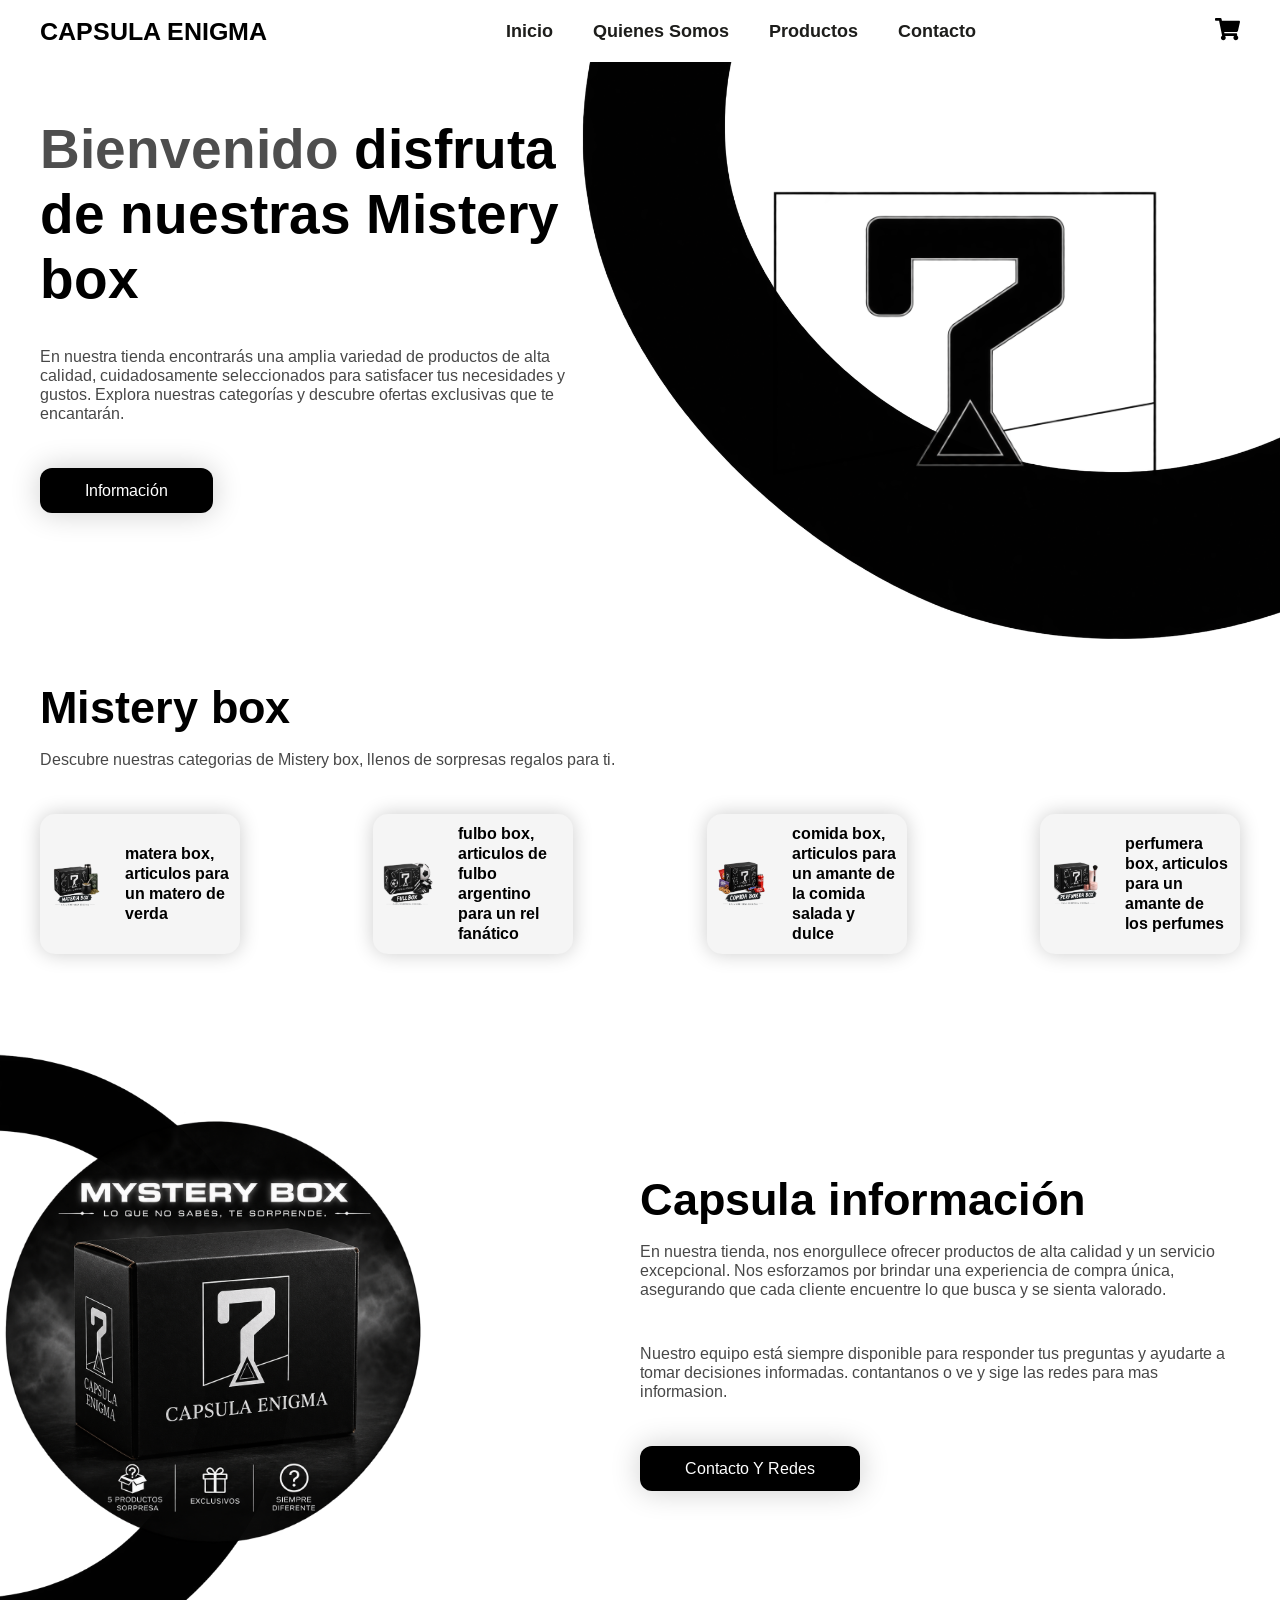
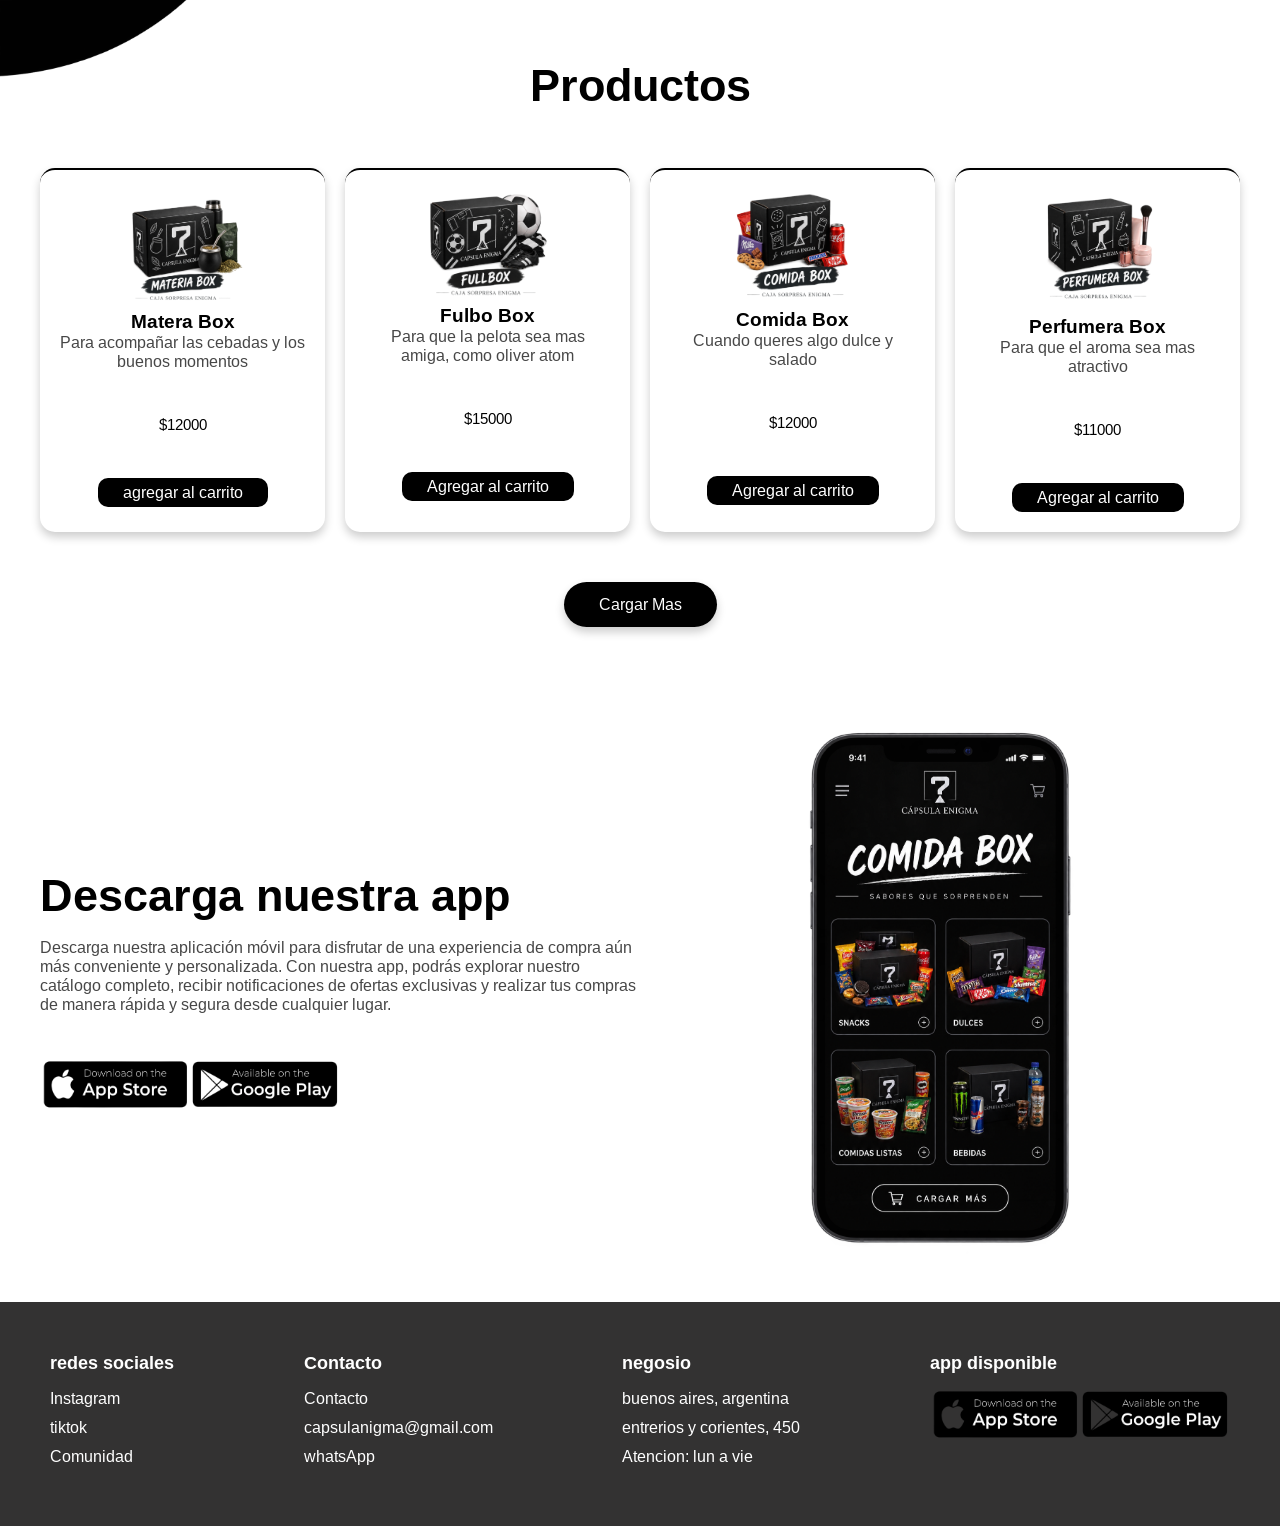
<file: wep-clausula-enima/index.html>
<!DOCTYPE html>
<html lang="es">

<head>
    <meta charset="UTF-8">
    <meta name="viewport" content="width=device-width, initial-scale=1.0">
    <title>Capsula-Enigma.wep</title>
    <link rel="icon" type="images/p1-2.png" href="images/p1-2.png">
    <link rel="stylesheet" href="style.css">

</head>

<body>

    <header class="header">

        <img class="bg" src="images/bg.png" alt="">
        <div class="menu container">
            <a href="#" class="logo">Capsula Enigma</a>
            <input type="checkbox" id="menu">
            <label for="menu">
                <img src="images/menu.png" class="menu.icono" alt="">
            </label>
            <nav class="navbar">
                <ul>
                    <li><a href="index.html">Inicio</a></li>
                    <li><a href="quienes.somos.html">Quienes Somos</a></li>
                    <li><a href="#productos">Productos</a></li>
                    <li><a href="contacto.html">Contacto</a></li>
                </ul>
            </nav>
            <div>
                <ul>
                    <li class="submenu">
                        <img src="images/car-negro.svg" id="img-carrito" alt="carrito">
                        <div id="carrito">
                            <table id="lista-carrito">
                                <thead>
                                    <tr>
                                        <th>Imagen</th>
                                        <th>Nombre</th>
                                        <th>Precio</th>
                                        <th>Cantidad</th>
                                    </tr>
                                </thead>
                                <tbody></tbody>
                            </table>
                            <div id="carrito-total" style="text-align: right; font-weight: bold; padding: 10px; font-size: 1.2rem;">
                                Total: $<span id="val-total">0</span>
                            </div>
                            <a href="#" id="vaciar-carrito" class="btn-3">Vaciar Carrito</a>
                        </div>
                    </li>
                </ul>
            </div>

        </div>

        <div class="header-content container">

            <div class="header-txt">
                <h1> <span>Bienvenido</span> disfruta de nuestras Mistery box</h1>
                <p>
                    En nuestra tienda encontrarás una amplia variedad de productos de alta calidad, cuidadosamente
                    seleccionados para satisfacer tus necesidades y gustos. Explora nuestras categorías y descubre
                    ofertas exclusivas que te encantarán.
                </p>
                <a href="#informacion" class="btn-1">información</a>
            
            </div>
            <div class="header-img">
                <img src="images/p1-1.png" alt="">
            </div>
        </div>

    </header>



    <section class="breakfast container">

        <h2>Mistery box</h2>
        <p>
            Descubre nuestras categorias de Mistery box, llenos de sorpresas regalos para ti.
        </p>

        <div class="breakfast-content">

            <div class="breakfast-1">
                <img src="images/b1.png" alt="">
                <h3>matera box, articulos para un matero de verda</h3>
            </div>
            <div class="breakfast-1">
                <img src="images/b2.png" alt="">
                <h3>fulbo box, articulos de fulbo argentino para un rel fanático</h3>
            </div>
            <div class="breakfast-1">
                <img src="images/b3.png" alt="">
                <h3>comida box, articulos para un amante de la comida salada y dulce</h3>
            </div>
            <div class="breakfast-1">
                <img src="images/b4.png" alt="">
                <h3>perfumera box, articulos para un amante de los perfumes </h3>
            </div>

        </div>
    </section>

    <section class="info" id="informacion">

        <img class="bg-2" src="images/bg-2.png" alt="">
        <div class="info-content container">

            <div class="info-img">
                <img src="images/box.png" alt="">
            </div>

            <div class="info-txt">
                <h2>Capsula información</h2>
                <p>
                    En nuestra tienda, nos enorgullece ofrecer productos de alta calidad y un servicio excepcional. Nos
                    esforzamos por brindar una experiencia de compra única, asegurando que cada cliente encuentre lo que
                    busca y se sienta valorado.
                    

                    <p>Nuestro equipo está siempre disponible para responder tus preguntas y
                    ayudarte a tomar decisiones informadas.
                    contantanos o ve y sige las redes para mas informasion.</p>
                </p>
                <a href="contacto.html" class="btn-1">contacto y redes</a>
            </div>

        </div>
    </section>

    <main class="products container">

        <h2 id="productos">Productos</h2>
        <div class="box-container" id="lista-1">

            <div class="box">
                <img src="images/b1.png" alt="">
                <div class="product-txt">
                    <h3>Matera Box</h3>
                    <p>Para acompañar las cebadas y los buenos momentos</p>
                    <p class="precio">$12000</p>
                    <a href="javascript:void(0)" class="agregar-carrito btn-3" data-id="1">agregar al carrito</a>
                </div>
            </div>

              <div class="box">
                <img src="images/b2.png" alt="">
                <div class="product-txt">
                    <h3>Fulbo Box</h3>
                    <p>Para que la pelota sea mas amiga, como oliver atom</p>
                    <p class="precio">$15000</p>
                    <a href="#" class="agregar-carrito btn-3" data-id="2">Agregar al carrito</a>
                </div>
            </div>

              <div class="box">
                <img src="images/b3.png" alt="">
                <div class="product-txt">
                    <h3>Comida Box</h3>
                    <p>Cuando queres algo dulce y salado</p>
                    <p class="precio">$12000</p>
                    <a href="#" class="agregar-carrito btn-3" data-id="3">Agregar al carrito</a>
                </div>
            </div>

            <div class="box">
                <img src="images/b4.png" alt="">
                <div class="product-txt">
                    <h3>Perfumera Box</h3>
                    <p>Para que el aroma sea mas atractivo</p>
                    <p class="precio">$11000</p>
                    <a href="#" class="agregar-carrito btn-3" data-id="4">Agregar al carrito</a>
                </div>
            </div>

            <div class="box">
                <img src="images/b5.png" alt="">
                <div class="product-txt">
                    <h3>Comida dulce Box</h3>
                    <p>Para cuendo tenes antogo de algo dulce </p>
                    <p class="precio">$10000</p>
                    <a href="#" class="agregar-carrito btn-3" data-id="5">Agregar al carrito</a>
            </div>
            </div>
            <div class="box">
                <img src="images/b6.png" alt="">
                <div class="product-txt">
                    <h3>Comida salada Box</h3>
                    <p>para cuando tenes antogo de algo salado</p>
                    <p class="precio">$13000</p>
                    <a href="#" class="agregar-carrito btn-3" data-id="6">Agregar al carrito</a>
                </div>
            </div>
            <div class="box">
                <img src="images/b7.png" alt="">
                <div class="product-txt">
                    <h3>Navidad Box</h3>
                    <p>Para la temporada navideña, Box navidena sorpresas para comer rico en las fiestas</p>
                    <p class="precio">$17000</p>
                    <a href="#" class="agregar-carrito btn-3" data-id="7">Agregar al carrito</a>
                </div>
            </div>

        </div>

        <div class="btn-2" id="load-more">Cargar Mas</div>

    </main>

    <section class="app container">
        
        <div class="app-txt">
                <h2>Descarga nuestra app</h2>
                <p>
                    Descarga nuestra aplicación móvil para disfrutar de una experiencia de compra aún más conveniente y
                    personalizada. Con nuestra app, podrás explorar nuestro catálogo completo, recibir notificaciones de
                    ofertas exclusivas y realizar tus compras de manera rápida y segura desde cualquier lugar.
                </p>
               <div class="descarga">
                <img src="images/store1.png" alt="">
                <img src="images/store2.png" alt="">
               </div>

            </div>

            <div class="app-img">
                <img src="images/app.png" alt="">
             </div>
           
    </section>

    <footer class="footer">
        <div class="footer-content container">
            <div class="link">
                <h3>redes sociales</h3>
                <ul>
                    <li><a href="https://instagram.com"  target="_blank" rel="noopener">Instagram</a></li>
                    <li><a href="#"  target="_blank" rel="noopener">tiktok</a></li>
                    <li><a href="https://instagram.com"  target="_blank" rel="noopener">Comunidad</a></li>
                </ul>
            </div>
            <div class="link">
                <h3>Contacto</h3>
                <ul>
                    <li><a href="contacto.html">Contacto</a></li>
                    <li><a href="https://mail.google.com/" target="_blank" rel="noopener">capsulanigma@gmail.com</a></li>
                    <li><a href="https://wa.me 11 2251-8663"  target="_blank" rel="noopener">whatsApp</a></li>
                </ul>
            </div>
            <div class="link">
                <h3>negosio</h3>
                <ul>
                    <li><a href="Buenos Aires 880, Bella Vista, Corrientes"  target="_blank" rel="noopener">buenos aires, argentina</a></li>
                    <li><a href="https://www.google.com/maps/place/Corefin/@-34.5524708,-58.6912375,232m/data=!3m1!1e3!4m6!3m5!1s0x95bcbc5337fb0e6f:0x66e9216dc32cb3e5!8m2!3d-34.552471!4d-58.690912!16s%2Fg%2F11f_4rxscp?entry=ttu&g_ep=EgoyMDI2MDkxNi4wIKXMDSoASAFQAw%3D%3D" target="_blank" rel="noopener">entrerios y corientes, 450</a></li>
                    <li><a >Atencion: lun a vie</a></li>
                </ul>
            </div>
               <div class="link">
                <h3>app disponible </h3>
                 <div class="descarga">
                <img src="images/store1.png" alt="">
                <img src="images/store2.png" alt="">
               </div>
            </div>
            
        </div>
    </footer>

    <script src="script.js"></script>
</body>

</html>
</file>
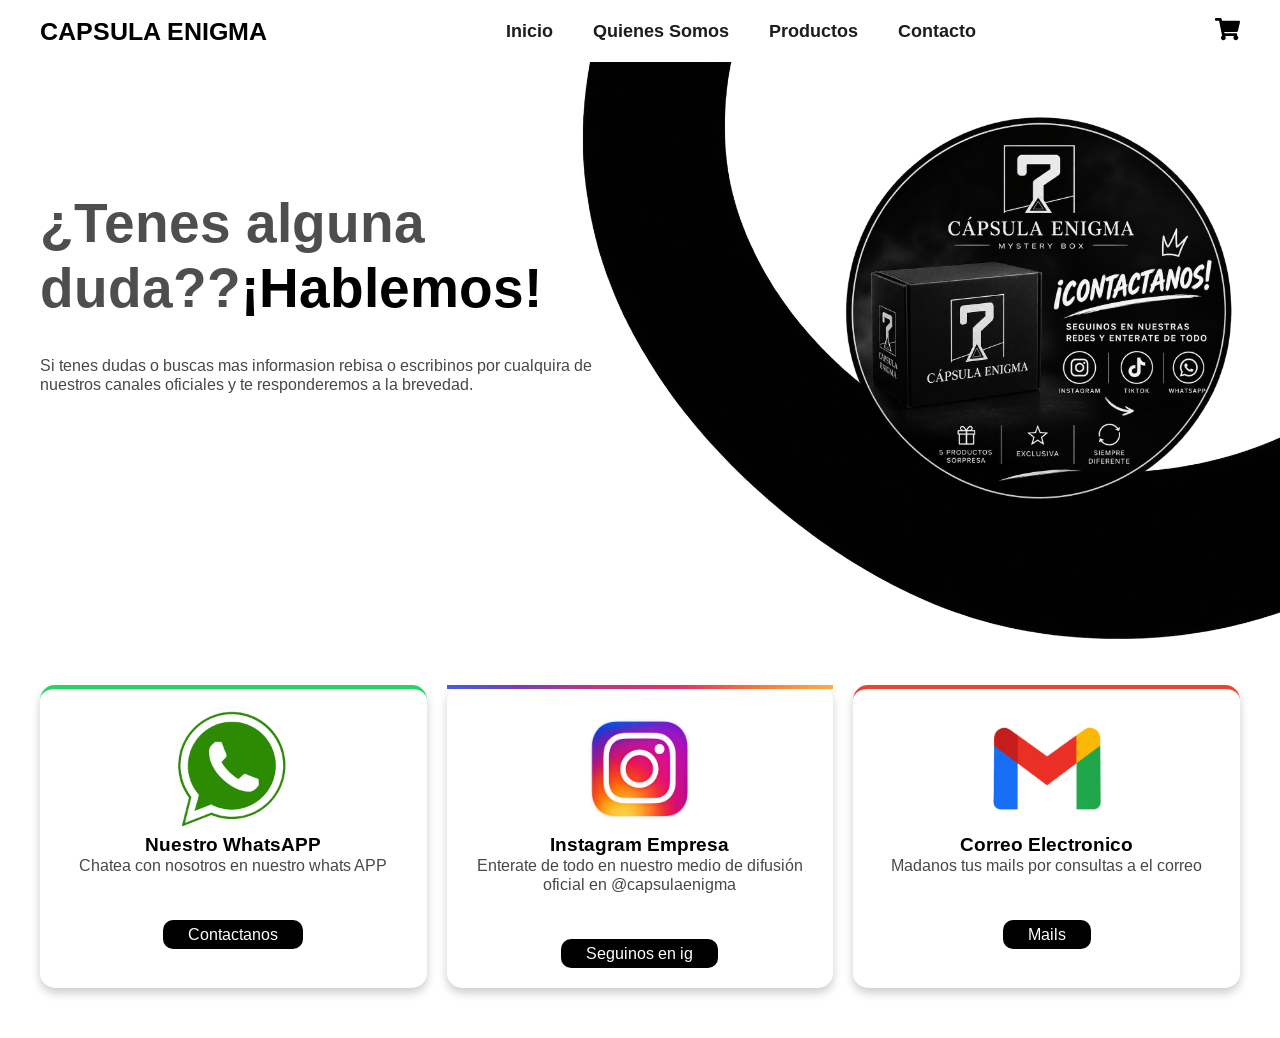
<file: wep-clausula-enima/contacto.html>
<!DOCTYPE html>
<html lang="en">

<head>
    <meta charset="UTF-8">
    <meta name="viewport" content="width=device-width, initial-scale=1.0">
    <title>Document</title>
    <link rel="stylesheet" href="style.css">

</head>

<body>
    <header class="header">

        <img class="bg" src="images/bg.png" alt="">
        <div class="menu container">
            <a href="#" class="logo">Capsula Enigma</a>
            <input type="checkbox" id="menu">
            <label for="menu">
                <img src="images/menu.png" class="menu.icono" alt="">
            </label>
            <nav class="navbar">
                <ul>
                    <li><a href="index.html">Inicio</a></li>
                    <li><a href="quienes.somos.html">Quienes Somos</a></li>
                    <li><a href="index.html#productos">Productos</a></li>
                    <li><a href="contacto.html">Contacto</a></li>
                </ul>
            </nav>
            <div>
                <ul>
                    <li class="submenu">
                        <img src="images/car-negro.svg" id="img-carrito" alt="carrito">
                        <div id="carrito">
                            <table id="lista-carrito">
                                <thead>
                                    <tr>
                                        <th>Imagen</th>
                                        <th>Nombre</th>
                                        <th>Precio</th>
                                        <th>Cantidad</th>
                                    </tr>
                                </thead>
                                <tbody></tbody>
                            </table>
                            <div id="carrito-total"
                                style="text-align: right; font-weight: bold; padding: 10px; font-size: 1.2rem;">
                                Total: $<span id="val-total">0</span>
                            </div>
                            <a href="#" id="vaciar-carrito" class="btn-3">Vaciar Carrito</a>
                        </div>
                    </li>
                </ul>
            </div>

        </div>
        <div class="header-content container">

            <div class="header-txt">
                <h1> <span>¿Tenes alguna duda??</span>¡Hablemos!</h1>
                <p>
                    Si tenes dudas o buscas mas informasion rebisa o escribinos por cualquira de nuestros canales
                    oficiales y te responderemos a la brevedad.
                </p>
            </div>
            <div class="contact-img">
                <a href="#contacto"><img src="images/cont.png"  ></a>
            </div>
        </div>
    </header>
    <main class="products container" id="contacto">

        <div class="box-container">
              <div class="box" id="wha">
                 <img src="images/b8.png" alt="">
                <div class="product-txt">
                    <h3>Nuestro WhatsAPP</h3>
                    <p>Chatea con nosotros en nuestro whats APP</p>
                    <a href="https://web.whatsapp.com/ 11 2251-8663" target="_blank" rel="noopener " class="agregar-carrito btn-3">Contactanos</a>
                </div>
            </div>
            <div class="box" id="ins">
                 <img src="images/b9.png" alt="">
                <div class="product-txt">
                    <h3>Instagram Empresa</h3>
                    <p>Enterate de todo en nuestro medio de difusión oficial en @capsulaenigma</p>
                    <a href="https://instagram.com"  target="_blank" rel="noopener " class="agregar-carrito btn-3">Seguinos en ig</a>
                </div>
            </div>

              <div class="box" id="correo">
                 <img src="images/b10.png" alt="">
                <div class="product-txt">
                    <h3>Correo Electronico</h3>
                    <p>Madanos tus mails por consultas a el correo </p>
                    <a href="https://mail.google.com/" target="_blank" rel="noopener" class="agregar-carrito btn-3" >Mails</a>
                </div>
            </div>

    </main>

</body>

</html>
</file>
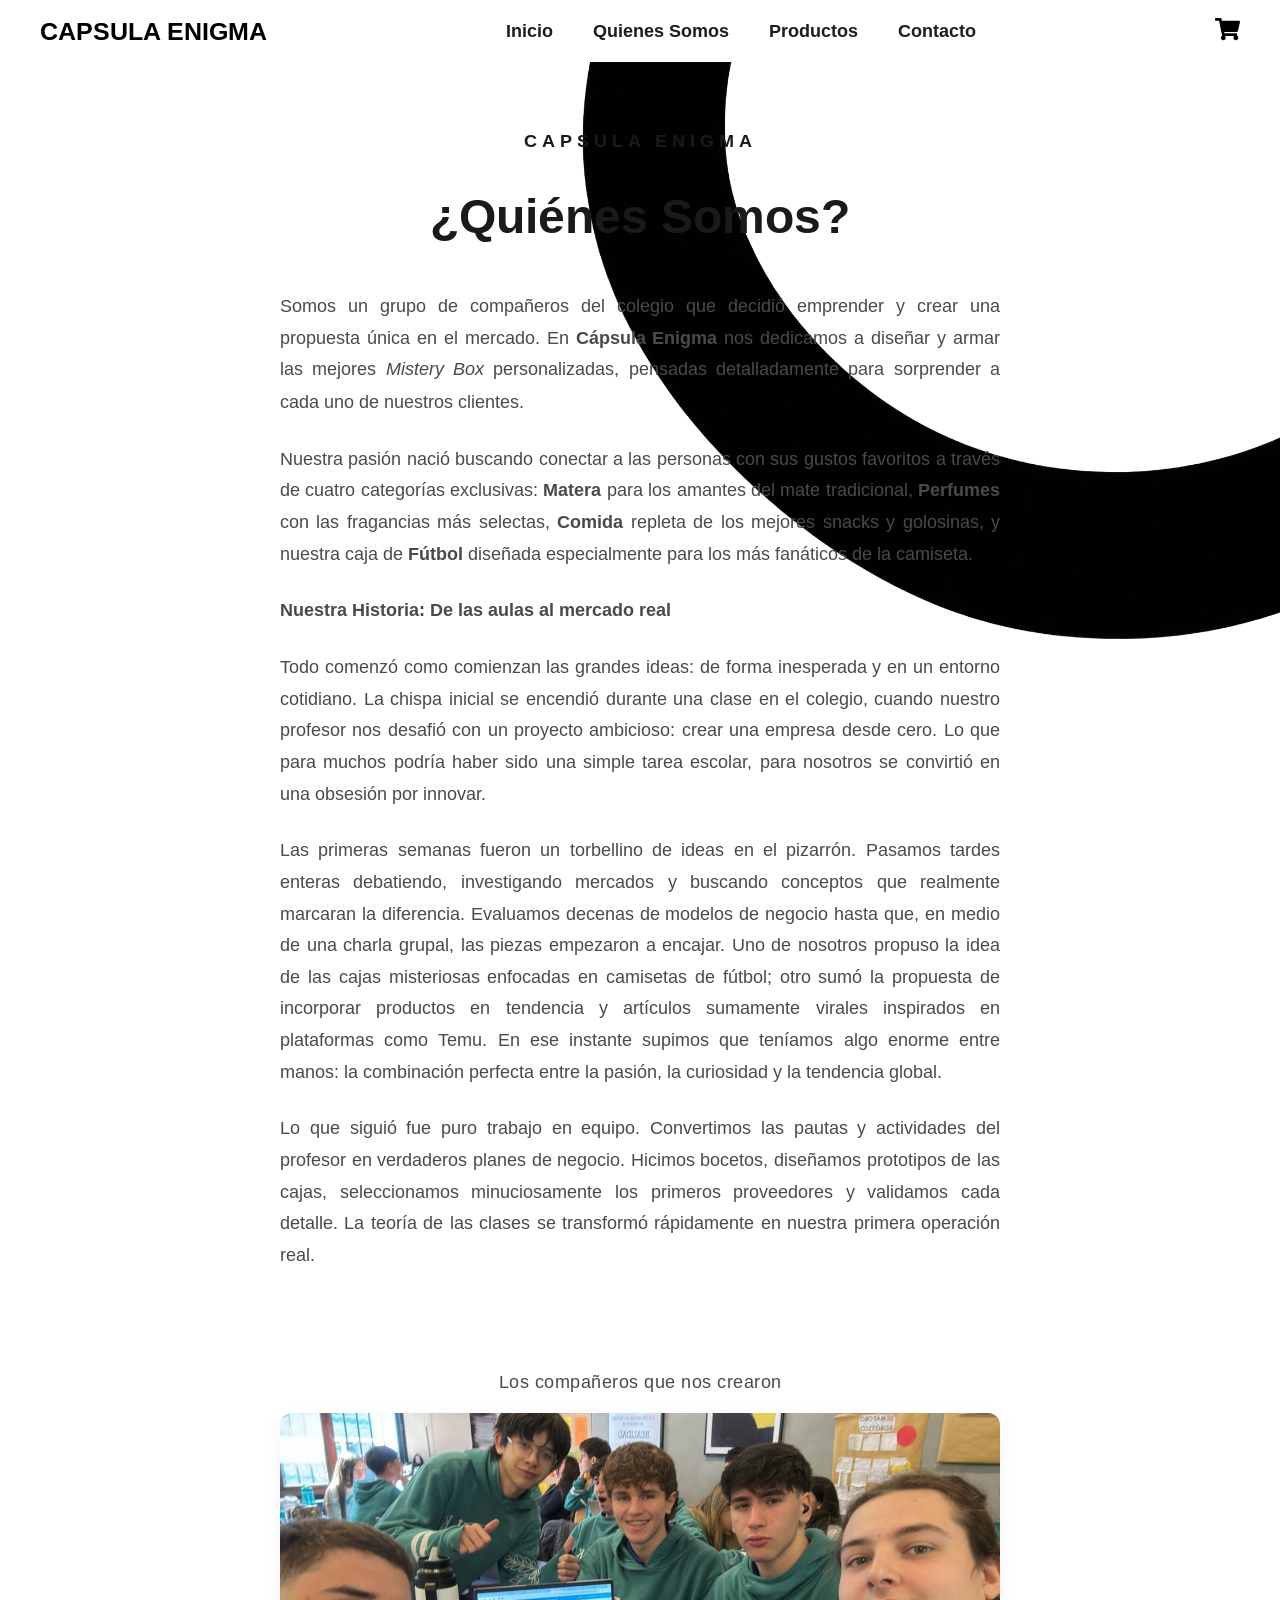
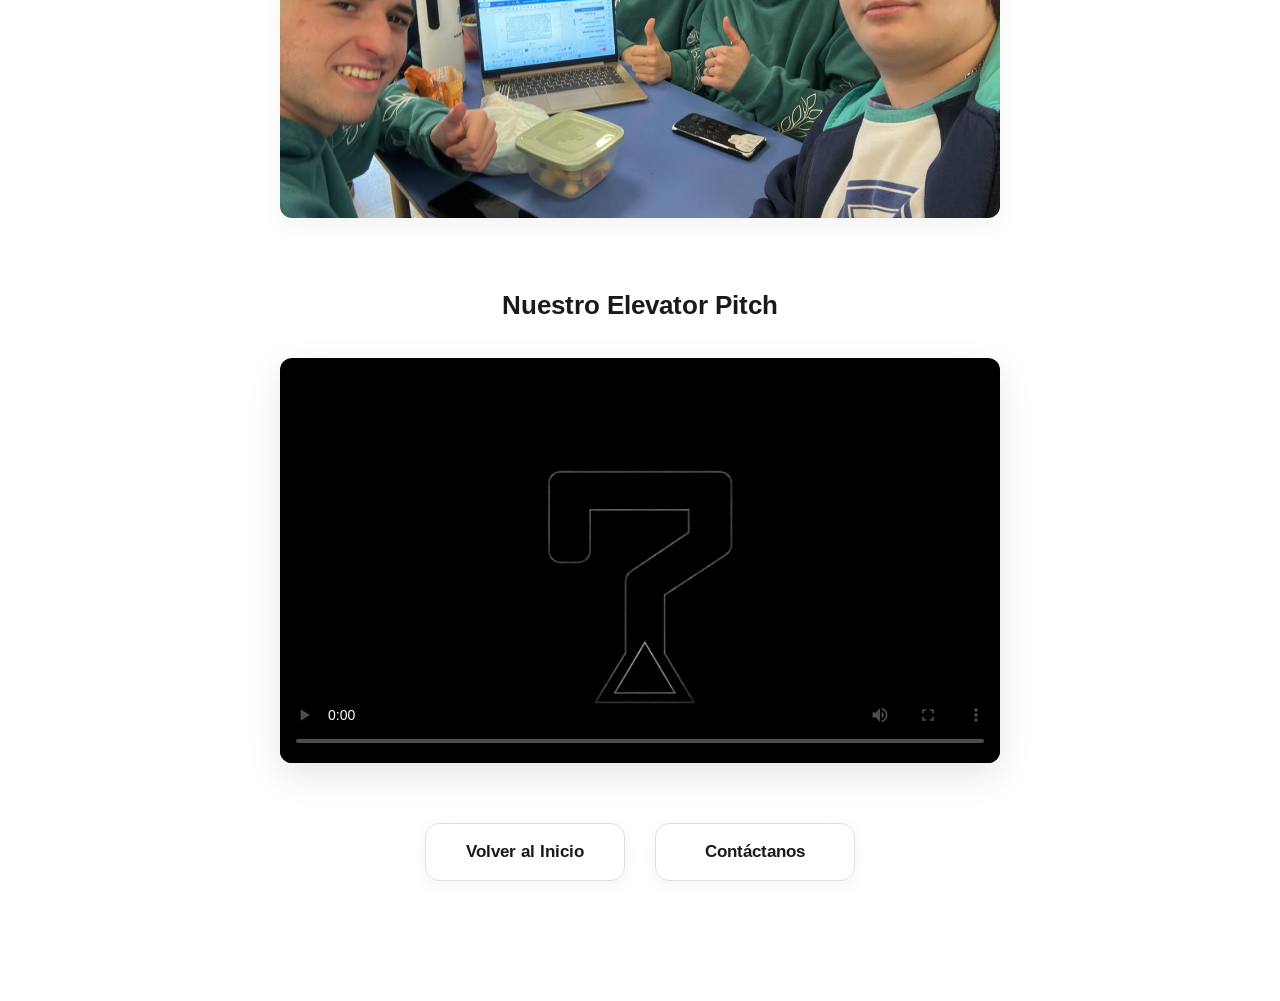
<file: wep-clausula-enima/quienes.somos.html>
<!DOCTYPE html>
<html lang="en">
<head>
    <meta charset="UTF-8">
    <meta name="viewport" content="width=device-width, initial-scale=1.0">
    <title>Document</title>
    <link rel="stylesheet" href="style.css">

</head>
<body>
     <header class="header">
        <img class="bg" src="images/bg.png" alt="">
       
        <div class="quienes-somos-heder">

              <div class="marca-corporativa">CAPSULA ENIGMA</div>
        
        
        <h1 class="titulo-quienes">¿Quiénes Somos?</h1>
        
       
        <section class="seccion-historia">
            <p class="parrafo-historia">
                Somos un grupo de compañeros del colegio que decidió emprender y crear una propuesta única en el mercado. En <strong>Cápsula Enigma</strong> nos dedicamos a diseñar y armar las mejores <em>Mistery Box</em> personalizadas, pensadas detalladamente para sorprender a cada uno de nuestros clientes.
            </p>
            <p class="parrafo-historia">
                Nuestra pasión nació buscando conectar a las personas con sus gustos favoritos a través de cuatro categorías exclusivas: <strong>Matera</strong> para los amantes del mate tradicional, <strong>Perfumes</strong> con las fragancias más selectas, <strong>Comida</strong> repleta de los mejores snacks y golosinas, y nuestra caja de <strong>Fútbol</strong> diseñada especialmente para los más fanáticos de la camiseta.
            </p>
            <p class="parrafo-historia">
               <strong>Nuestra Historia: De las aulas al mercado real</strong> 
            </p>
            <p class="parrafo-historia">Todo comenzó como comienzan las grandes ideas: de forma inesperada y en un entorno cotidiano. La chispa inicial se encendió durante una clase en el colegio, cuando nuestro profesor nos desafió con un proyecto ambicioso: crear una empresa desde cero. Lo que para muchos podría haber sido una simple tarea escolar, para nosotros se convirtió en una obsesión por innovar.</p>
            <p class="parrafo-historia">Las primeras semanas fueron un torbellino de ideas en el pizarrón. Pasamos tardes enteras debatiendo, investigando mercados y buscando conceptos que realmente marcaran la diferencia. Evaluamos decenas de modelos de negocio hasta que, en medio de una charla grupal, las piezas empezaron a encajar. Uno de nosotros propuso la idea de las cajas misteriosas enfocadas en camisetas de fútbol; otro sumó la propuesta de incorporar productos en tendencia y artículos sumamente virales inspirados en plataformas como Temu. En ese instante supimos que teníamos algo enorme entre manos: la combinación perfecta entre la pasión, la curiosidad y la tendencia global.</p>
            <p class="parrafo-historia">Lo que siguió fue puro trabajo en equipo. Convertimos las pautas y actividades del profesor en verdaderos planes de negocio. Hicimos bocetos, diseñamos prototipos de las cajas, seleccionamos minuciosamente los primeros proveedores y validamos cada detalle. La teoría de las clases se transformó rápidamente en nuestra primera operación real.</p>
        </section>

        </div>
      
        <div class="menu container">
            <a href="#" class="logo">Capsula Enigma</a>
            <input type="checkbox" id="menu">
            <label for="menu">
                <img src="images/menu.png" class="menu.icono" alt="">
            </label>
            <nav class="navbar">
                <ul>
                    <li><a href="index.html">Inicio</a></li>
                    <li><a href="quienes.somos.html">Quienes Somos</a></li>
                    <li><a href="index.html#productos">Productos</a></li>
                    <li><a href="contacto.html">Contacto</a></li>
                </ul>
            </nav>
            <div>
                <ul>
                    <li class="submenu">
                        <img src="images/car-negro.svg" id="img-carrito" alt="carrito">
                        <div id="carrito">
                            <table id="lista-carrito">
                                <thead>
                                    <tr>
                                        <th>Imagen</th>
                                        <th>Nombre</th>
                                        <th>Precio</th>
                                        <th>Cantidad</th>
                                    </tr>
                                </thead>
                                <tbody></tbody>
                            </table>
                            <div id="carrito-total" style="text-align: right; font-weight: bold; padding: 10px; font-size: 1.2rem;">
                                Total: $<span id="val-total">0</span>
                            </div>
                            <a href="#" id="vaciar-carrito" class="btn-3">Vaciar Carrito</a>
                        </div>
                    </li>
                </ul>
            </div>

        </div>
        
     </header>
     
    <main class="quienes-somos-main">
        
        <div class="header-equipo-container">
            <p class="texto-creadores">Los compañeros que nos crearon </p>
    <img src="images/foto-equipo.jpeg" alt="Equipo Creador" class="foto-equipo-header">
        </div>
        
      

      
        <section class="seccion-pitch">
            <h2 class="subtitulo-pitch">Nuestro Elevator Pitch</h2>
            <div class="contenedor-adaptable-video">
                
                <video controls poster="images/p1-1.png">
                    <source src="images/elevator-pitch.mp4" type="video/mp4">
                    Tu navegador no soporta la reproducción de este video.
                </video>
             
            </div>
        </section>

        <div class="enlaces-retorno">
            <a href="index.html" class="boton-regresar">Volver al Inicio</a>
            <a href="contacto.html" class="boton-regresar">Contáctanos</a>
        </div>

    </main>
</body>
</html>
</file>
<file: wep-clausula-enima/style.css>
@import url('https://fonts.googleapis.com/css2?family=Arimo:ital@0;1&family=Open+Sans:ital,wght@0,300..800;1,300..800&display=swap');

* {
  margin: 0;
  padding: 0;
  box-sizing: border-box;
  text-decoration: none;
  list-style: none;
}

body {
  font-family: "Arimo", sans-serif;
  font-optical-sizing: auto;
  font-weight: 400;
  font-style: normal;
}

.container {
  max-width: 1200px;
  margin: 0 auto;
}

.header {
  
    display: flex;
    align-items: center;
    min-height: 70vh;
    position: relative;
}
.menu{
    position: absolute;
    top: 0;
    left: 0;
    right: 0;
    display: flex;
    align-items: center;
     justify-content: space-between;
     z-index: 1000;
     background-color: #fff;
}

.logo {
    font-size: 25px;
 color: #000000;
    text-transform: uppercase;
    font-weight: 800;
}

.menu .navbar ul li {
  position: relative;
  float: left;
}

.menu .navbar ul li a {
  font-size: 18px;
  padding: 20px;
  font-weight: 600;
  color: #1d1d1b;
  display: block;
}

.menu .navbar ul li a:hover {
  color: #797575;
}

#menu{
  display: none;
}

.menu-icono{
  width: 25px;
}
.menu label{
  cursor: pointer;
  display: none;
}

.submenu {
  position: relative;
}
.submenu #carrito{
  display: none;
}

.submenu:hover #carrito{
  display: block;
  position: absolute;
  right: 0;
  backdrop-filter: blur(10px);
  top: 100%;
  z-index: 1;
  background-color: #77777797;
  padding: 20px;
  min-width: 400px;
  box-shadow: 0 0 20px rgba(0, 0, 0, 0.2);
}

table {
  width: 100%;
}

th, td {
  color: #fff;
}
.borrar{
  background-color: #fff;
  border-radius: 50%;
  padding: 5px 10px;
  text-decoration: none;
  color: #000;
  font-weight: 800;
}



.bg {
  position: absolute;
  width: 700px;
  top: 0%;
  right: 0;
  z-index: -1;
}


.header-content {
  display: flex;
  align-items: center;
}

.header-txt {
  width: 50%;
  margin-right: 50px;
}

.header-txt h1 {
  font-size: 55px;
  line-height: 65px;
  color: #000;
  margin-bottom: 35px;
}

.header-txt p {
  font-size: 16px;
  color: #474747;
  margin-bottom: 45px;
}

.header-txt span {
  color: #4e4e4e;
}

.btn-1 {
  display: inline-block;
  padding: 13px 45px;
  border-radius: 12px;
  background-color: #000;
  color: #fff;
  font-size: 16px;
  text-transform: capitalize;
  box-shadow: 0 0 30px rgba(0, 0, 0, 0.2);
}
.btn-1:hover {
  background-color: #757373;
}

.header-img {
  width: 50%;
  text-align: right;
}

.contact-img {
  text-align: right;
  width: 50%;
}
.contact-img img {
  width: 400px;
}

.header-img img {
  width: 650px;
}
.breakfast {
  padding: 50px 0;
}

h2 {
  font-size: 45px;
  line-height: 55px;
  color: #000;
  margin-bottom: 15px;
}

p {
  font-size: 16px;
  color: #474747;
  margin-bottom: 45px;
}

.breakfast-content {
  display: flex;
  justify-content: space-between;
}

.breakfast-1 {
  display: flex;
  align-items: center;
  background-color: #f5f5f5;
  padding: 10px;
  border-radius: 15px;
  width: 200px;
  box-shadow: 0 0 20px rgba(0, 0, 0, 0.2);
}
.breakfast-1 h3 {
  font-size: 16px;
  color: #000;
  font-weight: 600;
}

.breakfast-1 img {
  width: 50px;
  margin-right: 25px;
}

.info { 
  padding: 100px 0;
  position: relative;
}

.bg-2 {
  position: absolute;
  width: 300px;
  z-index: -1;
  top: 50px;
}

.info-content {
  display: flex;
  align-items: center;
}

.info-img{
  width: 50%;
  text-align: left;
}
.info-img img {
  width: 450px;
  margin-left: -50px;
}

.info-txt {
  width: 50%;
}

.products {
  padding: 0 0 50px 0;
  text-align: center;
}

.box-container {
 margin-top: 55px;
 display: grid;
  grid-template-columns: repeat(auto-fit,minmax(250px, 1fr));
  gap: 20px;
}

.box {
  border-top: 2px solid #000;
  padding: 20px;
  border-radius: 15px;
  z-index: 1000;
  box-shadow: 0 5px 10px rgba(0, 0, 0, 0.2);
  display: none;
  background-color: #ffffff;
}

#wha{
  border-top: 4px solid #25d366 ;
}
#ins{
  border-top: 4px solid;
  border-image: linear-gradient(to right, #405DE6, #833AB4, #C13584, #E1306C, #F77737, #FCAF45) 1; ;
}
#correo{
  border-top: 4px solid  #EA4336;
}

.box:nth-child(1),
.box:nth-child(2),
.box:nth-child(3),
.box:nth-child(4) {
  display: inline-block;
}

.box img {
  width: 120px;
}

.products-txt h3 {
  font-size: 20px;
  color: #000;
  margin-bottom: 10px ;
}
.products-txt p {
  margin-bottom: 25px ;
}

.precio {
  font-size: 15px;
  color: #000;
}

.btn-2 {
  background-color: #000;
  margin-top: 50px;
  display: inline-block;
  padding: 13px 35px;
  border-radius: 25px;
  color: #fff;
  font-size: 16px;
  cursor: pointer;
  box-shadow: 0 5px 10px rgba(0, 0, 0, 0.2);
}

.btn-2:hover {
  background-color: #757373;
}

.btn-3 {
  display: inline-block;
  padding: 5px 25px;
  background-color: #000;
  color: #fff;
  border-radius: 10px;
}

.btn-3:hover {
  background-color: #757373;
}


.app {
  padding: 30px 0;
   display: flex;
  align-items: center;
}

.app-txt{
  width: 50%;
}

.descarga {
  display: flex;
}

.descarga img {
  width: 150px;
}

.app-img {
  width: 50%;
  text-align: center;
}

.app-img img {
  width: 350px;
}

.footer {
  padding: 50px;
  background-color:#333232;
}

.footer-content {
  display: flex;
  justify-content: space-between;
}

.link h3 {
  font-size: 18px;
  margin-bottom: 15px;
  color: #fff;
}

.link a {
  color: #fff;
  font-size: 16px;
  display: block;
  margin-bottom: 10px;
}



@media (max-width: 768px){
  
  .menu {
    padding: 20px;
  }

  .menu label{
    display: initial;
  }

  .menu .navbar {
    position: absolute;
    top: 100%;
    left: 0;
    right: 0;
    background-color: #919090;
    display: none;
  }

  .menu .navbar ul li {
    width: 100%;
  }

  .menu .navbar ul li a:hover {
    color: #fff;

  }

  .logo {
    display: none;
  }

  #menu:checked ~ .navbar {
    display: initial;
  }

  .submenu:hover #carrito{
    width: 100%;
  }

  .bg{
    display: none;
  }

  .header-content {
    padding: 100px 30px 30px 30px;
    flex-direction: column;
  }
  .header-txt {
    text-align: center;
    width: 100%;
    margin: 0 0 25px 0;
  }
  .header-txt h1 {
    font-size: 45px;
    line-height: 55px;
    margin-bottom: 20px;
  }
  .header-txt p {
    margin-bottom: 20px;

  }

  .contact-img{
    width: 100%;
  text-align: center;
  }

  .contact-img img {
    width: 300px;
  }

.header-img{
  width: 100%;
  text-align: center;
}
  .header-img img {
    width: 300px;
  }
  .breakfast{
    padding: 30px;
  }
  .breakfast-content {
    flex-direction: column;
    align-items: center;
  }
  .breakfast-1{
    justify-content: space-between;
    padding: 10px 55px;
    width: 100%;
    margin-bottom: 25px;
  }
  .info{
    padding: 30px;
  }
  .bg-2{
    display: none;
  }
  .info-content{
    flex-direction: column;
  }
  .info-img{
    width: 100%;
    text-align: center;
  }
  .info-img img {
    width: 250px;
    margin-left: 0;
  }
  .info-txt{
    width: 100%;
    text-align: center;
  }

  .products{
    padding: 30px;
  }
  .box-container{
    margin-top: 25px;
  }
  .app{
    flex-direction: column;
    padding: 30px;
  }
  .app-txt{
    width: 100%;
    text-align: center;
  }
  .descarga {
    flex-direction: column;
    align-items: center;
  }
  .app-img{
    width: 100%;
    text-align: center;
  }
  .app-img img {
    width: 300px;
  }
  .footer{
padding: 30px;
  }
  .footer-content{
    flex-direction: column;
    text-align: center;
    align-items: center;
  }
  
}



.header-equipo-container {
    max-width: 900px; 
    margin: 20px auto; 
    padding: 0 20px;
    text-align: center; 
    padding-top: 0px;
}


.texto-creadores {
    font-size: 1.15rem;
    color: #4a4a4a;
    margin-bottom: 20px;
    font-weight: 500;
    letter-spacing: 0.5px;
}


.foto-equipo-header {
    width: 100%;
    max-width: 720px;
    height: auto;
    border-radius: 12px; 
    box-shadow: 0 8px 25px rgba(0, 0, 0, 0.05); 
    display: block;
    margin: 0 auto; 
}

.quienes-somos-heder {
    max-width: 900px;
    margin: 0 auto;
    padding: 60px 25px 20px 25px; 
    text-align: center;
    position: relative;
    z-index: 10; 
}

@media (max-width: 768px) {
    .header-equipo-container {
        padding: 0 15px;
    }
    .texto-creadores {
        font-size: 1rem;
    }
}


.quienes-somos-main {
    max-width: 900px;
    margin: 0 auto;
    padding: 0px 20px 120px 20px; 
    text-align: center;
    position: relative;
    z-index: 10; 
}


.marca-corporativa {
    font-size: 1.1rem;
    letter-spacing: 5px;
    font-weight: bold;
    color: #1a1a1a;
    margin-bottom: 35px;
    margin-top: 70px;
}


.titulo-quienes {
    font-size: 3rem;
    font-weight: 700;
    color: #1a1a1a;
    margin-bottom: 45px;
}


.seccion-historia {
    margin-bottom: 60px;
}


.parrafo-historia {
    font-size: 1.1rem;
    color: #4a4a4a;
    max-width: 720px;
    margin: 0 auto 25px auto;
    line-height: 1.8;
    text-align: justify;
}


.seccion-pitch {
    margin: 60px auto;
    max-width: 720px;
}

.subtitulo-pitch {
    font-size: 1.6rem;
    font-weight: 600;
    color: #1a1a1a;
    margin-bottom: 25px;
}


.contenedor-adaptable-video {
    position: relative;
    padding-bottom: 56.25%; 
    height: 0;
    overflow: hidden;
    border-radius: 12px;
    box-shadow: 0 12px 35px rgba(0, 0, 0, 0.1); 
    background-color: #000000;
}

.contenedor-adaptable-video video,
.contenedor-adaptable-video iframe {
    position: absolute;
    top: 0;
    left: 0;
    width: 100%;
    height: 100%;
    border: none;
}


.enlaces-retorno {
    display: flex;
    justify-content: center;
    gap: 30px;
    margin-top: 60px;
    flex-wrap: wrap;
}


.boton-regresar {
    display: inline-block;
    background-color: #ffffff;
    color: #1a1a1a;
    text-decoration: none;
    padding: 18px 35px;
    border-radius: 14px;
    font-weight: 600;
    font-size: 1.05rem;
    min-width: 200px;
    border: 1px solid #e0e0e0;
    box-shadow: 0 4px 15px rgba(0, 0, 0, 0.05);
    transition: all 0.3s ease; 
}


.boton-regresar:hover {
    transform: translateY(-3px); 
    box-shadow: 0 8px 25px rgba(0, 0, 0, 0.12);
    background-color: #1a1a1a; 
    color: #ffffff;            
    border-color: #1a1a1a;
}


@media (max-width: 768px) {
    .titulo-quienes {
        font-size: 2.2rem;
    }
    .boton-regresar {
        width: 100%; 
    }
}
</file>
